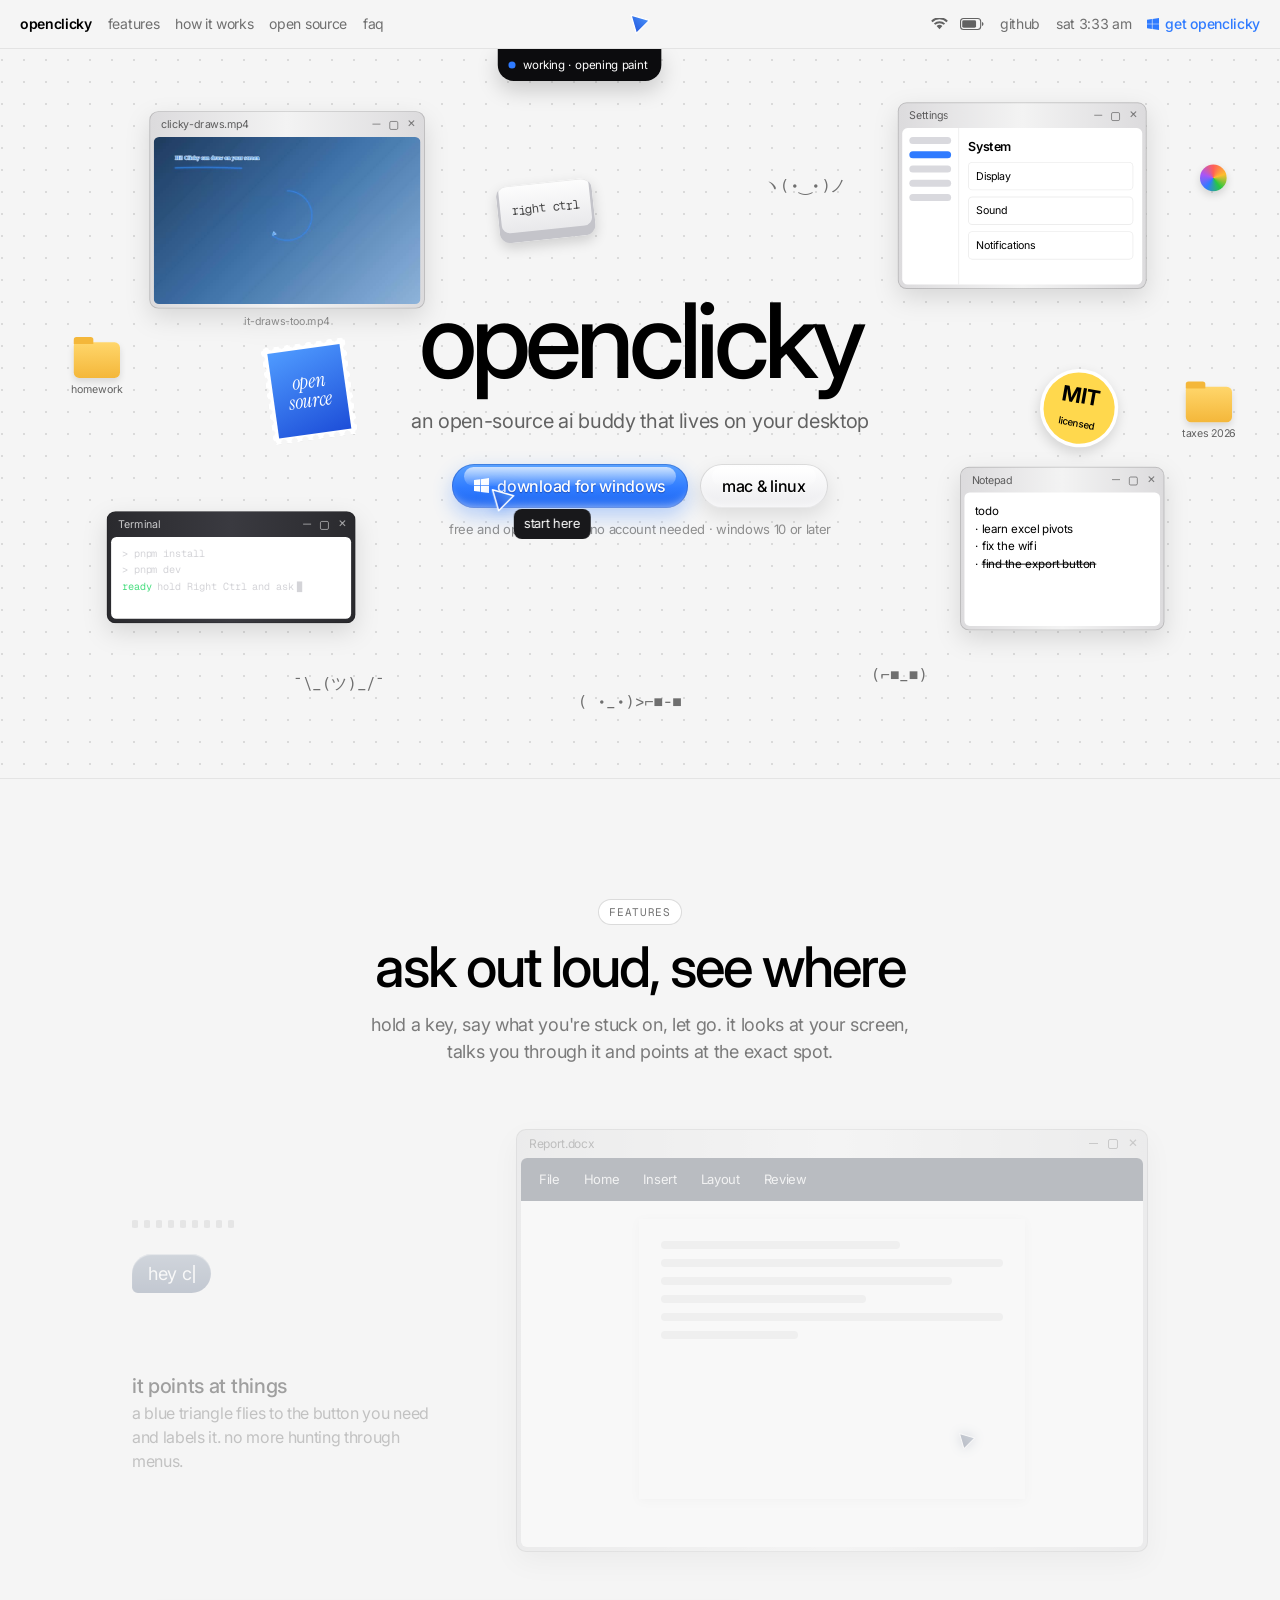
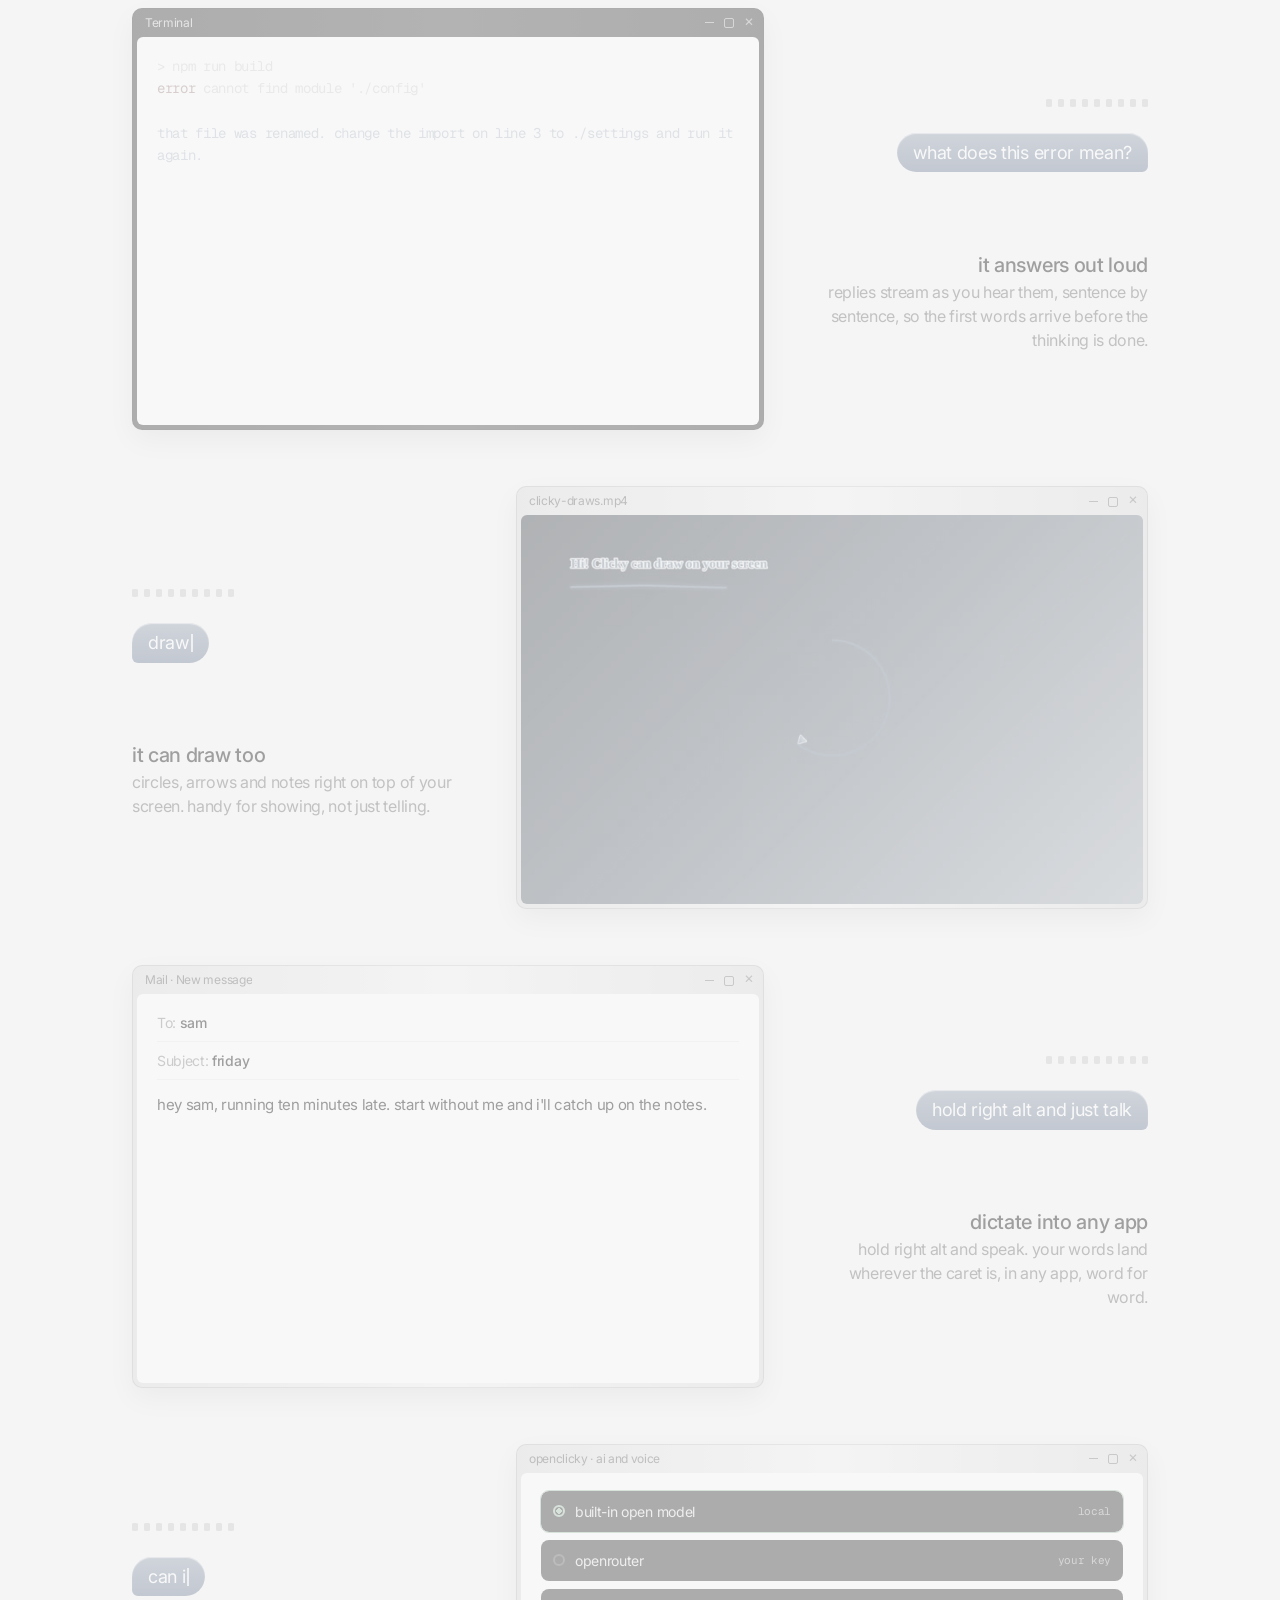
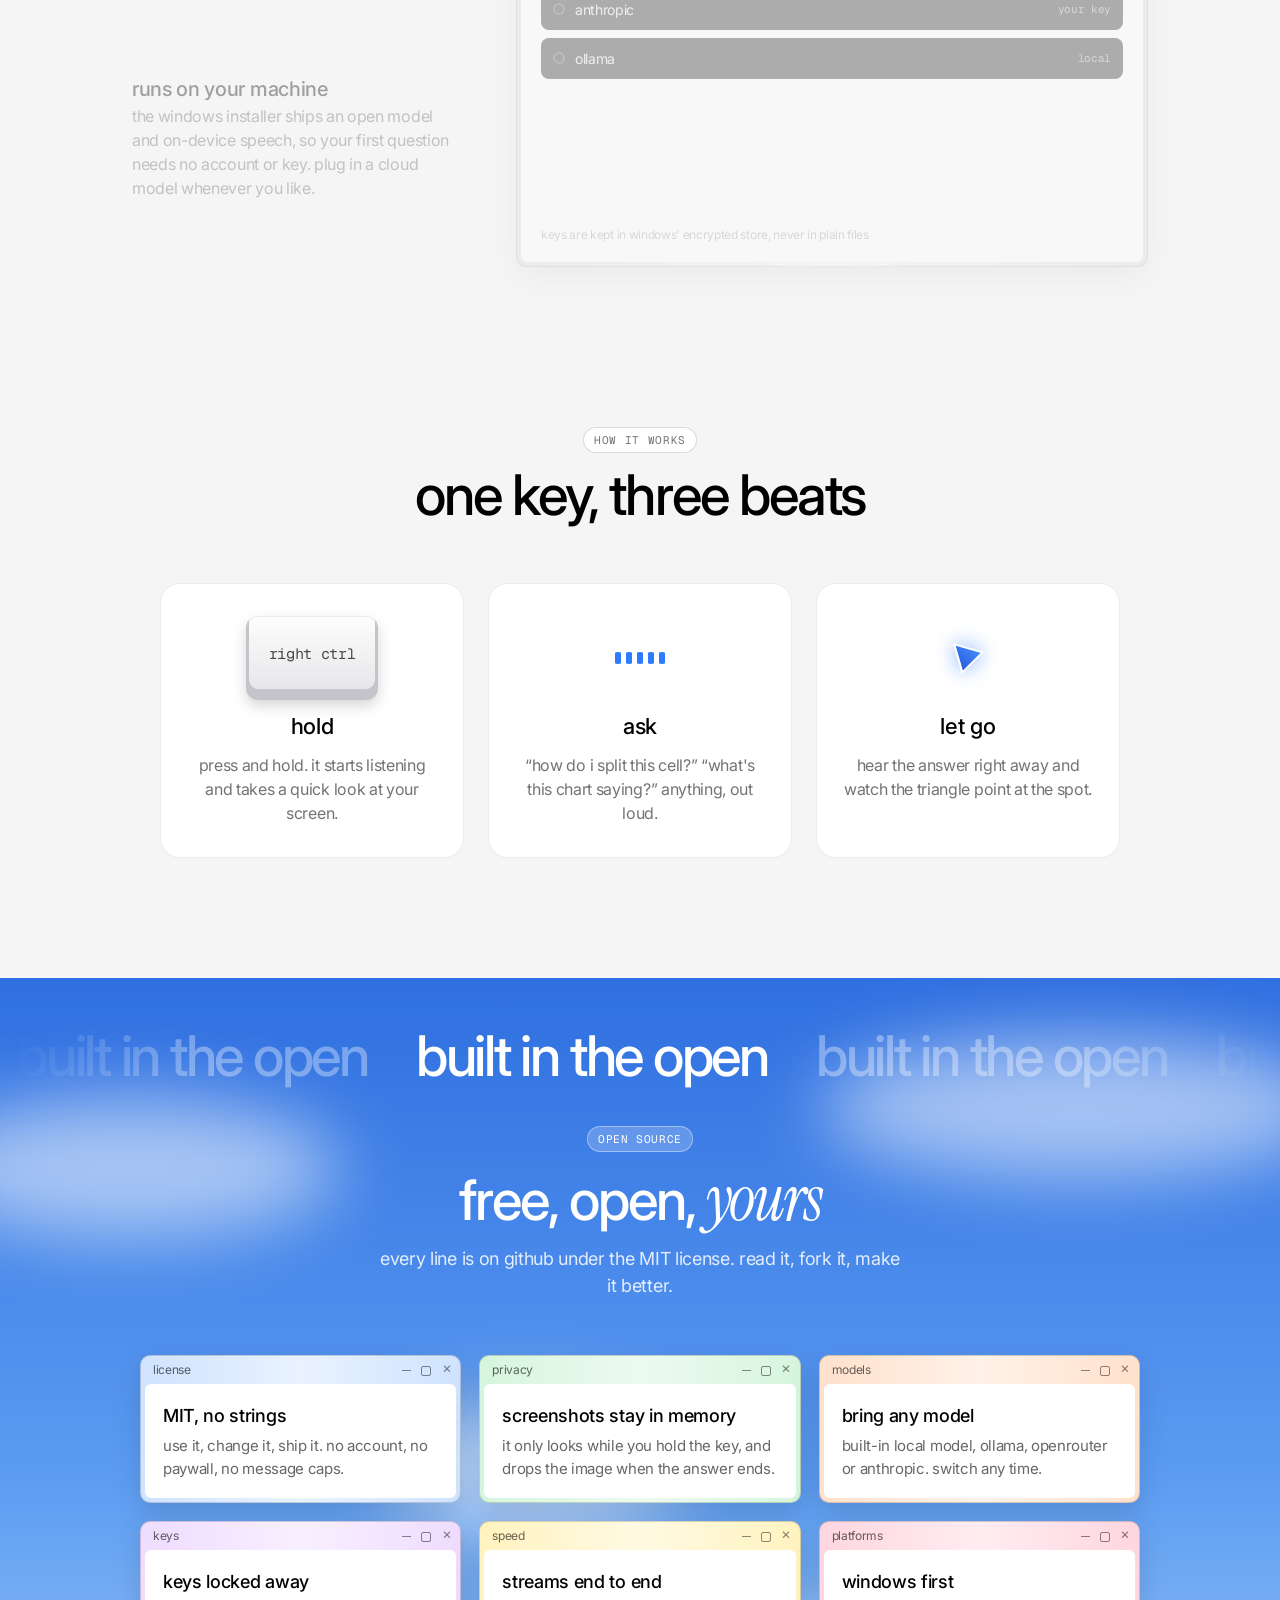
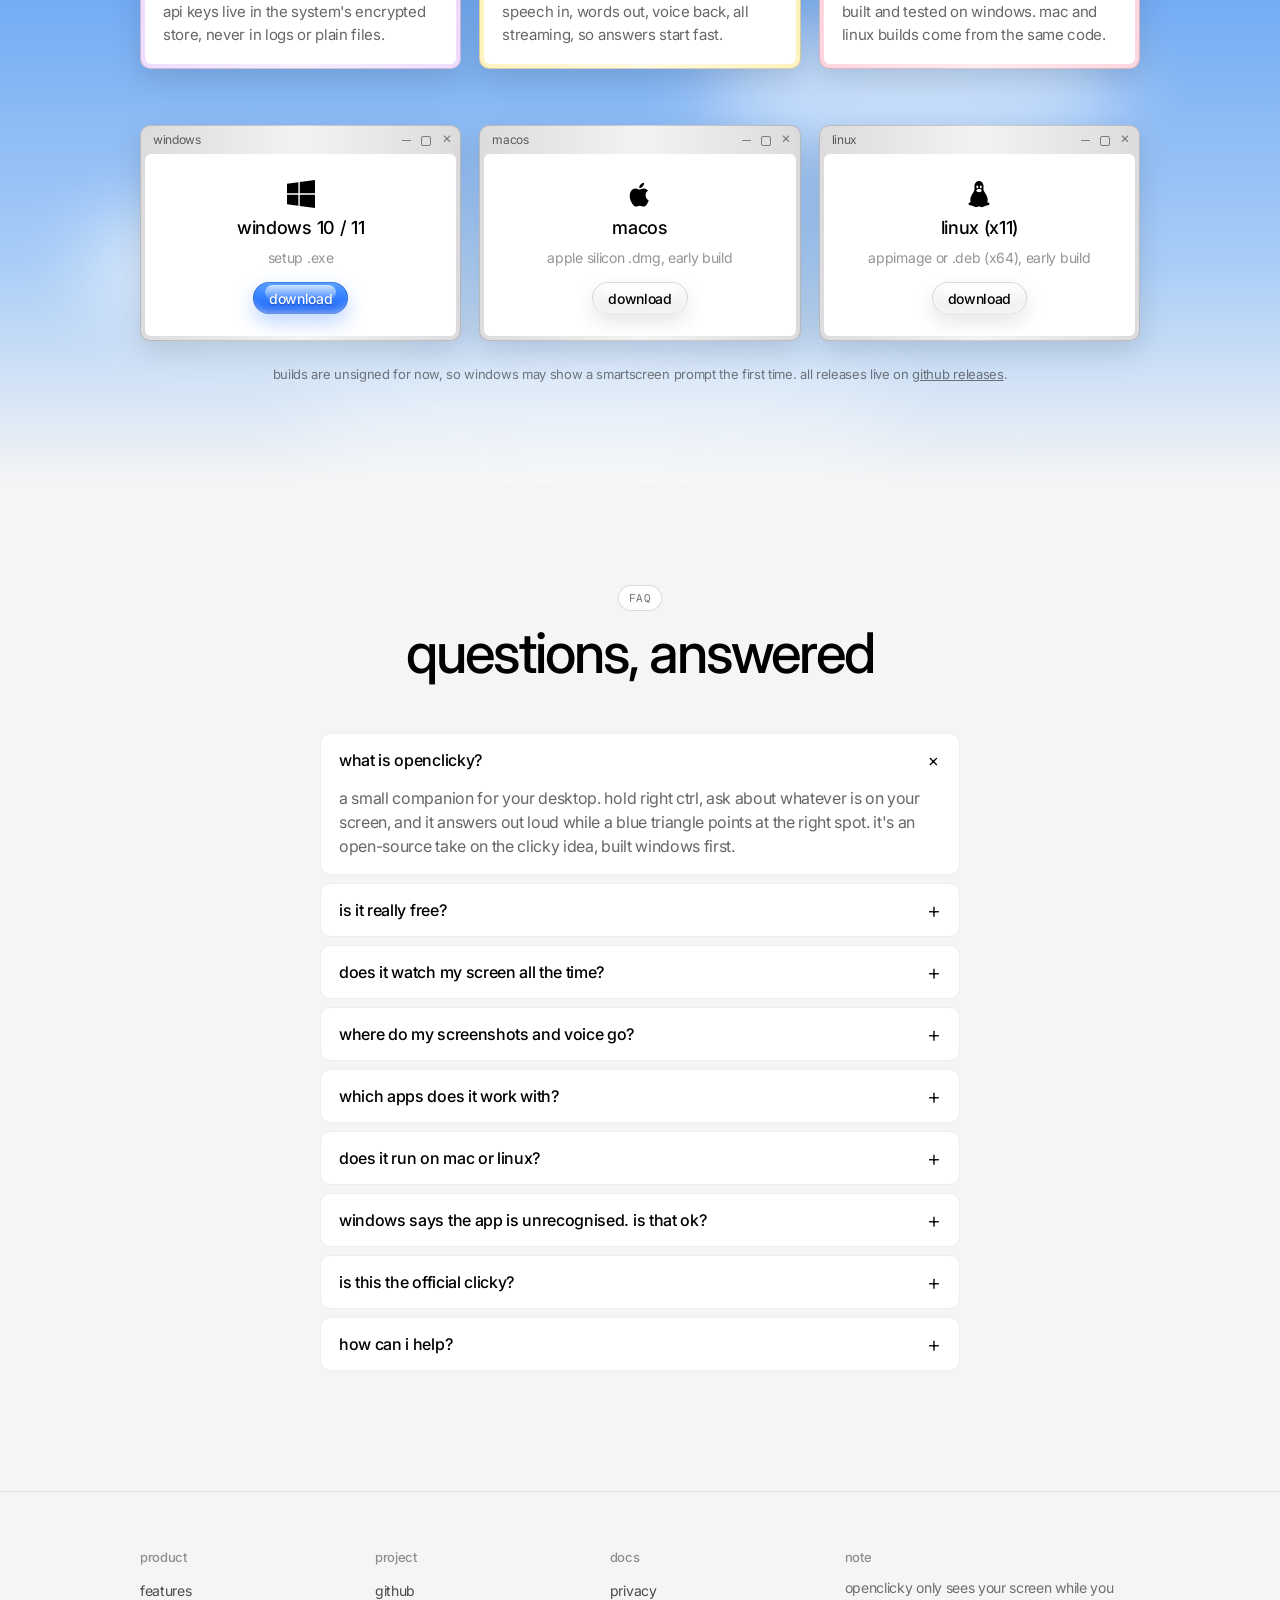
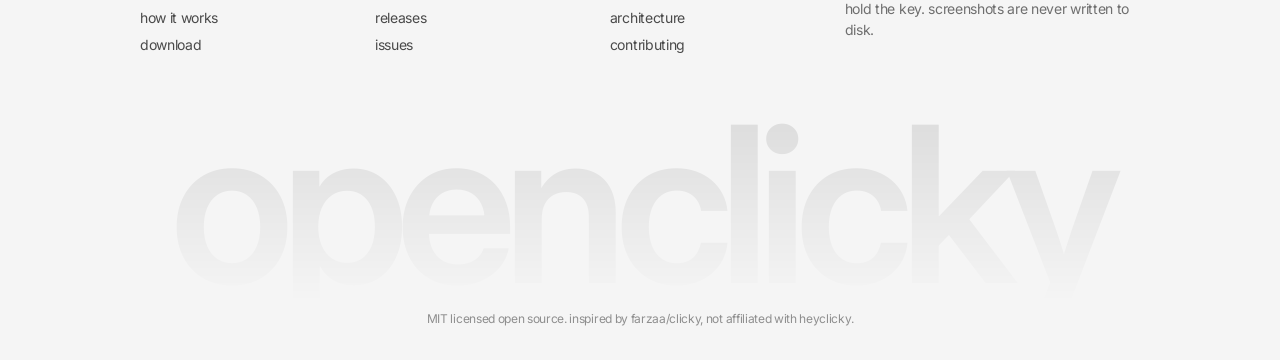
<file: apps/website/index.html>
<!doctype html>
<html lang="en">
  <head>
    <meta charset="utf-8" />
    <meta name="viewport" content="width=device-width, initial-scale=1" />
    <title>openclicky · an open-source ai buddy for your screen</title>
    <meta
      name="description"
      content="Hold a key, ask about anything on your screen, hear the answer and watch a little blue triangle point at it. Free and open source, Windows first."
    />
    <meta property="og:title" content="openclicky" />
    <meta property="og:description" content="An open-source AI buddy that lives on your desktop." />
    <meta property="og:image" content="assets/clicky-draws-poster.jpg" />
    <meta name="theme-color" content="#f5f5f5" />
    <link rel="icon" href="assets/favicon.svg" type="image/svg+xml" />
    <link rel="preconnect" href="https://fonts.googleapis.com" />
    <link rel="preconnect" href="https://fonts.gstatic.com" crossorigin />
    <link
      rel="stylesheet"
      href="https://fonts.googleapis.com/css2?family=Inter:wght@400;500;600;700&family=Instrument+Serif:ital@0;1&family=Geist+Mono:wght@400;500&display=swap"
    />
    <link rel="stylesheet" href="styles.css" />
    <script defer src="main.js"></script>
  </head>
  <body>
    <!-- The header is a desktop menu bar: app menus on the left, status items and a live clock on the right. -->
    <header class="menubar">
      <div class="menubar-row">
        <nav class="left menu-items" aria-label="Main">
          <a class="brand" href="#top">openclicky</a>
          <a href="#features">features</a>
          <a href="#how">how it works</a>
          <a href="#open">open source</a>
          <a href="#faq">faq</a>
        </nav>
        <a class="center-mark" href="#top" aria-label="openclicky home">
          <svg viewBox="0 0 32 32" width="26" height="26" aria-hidden="true"><use href="#tri" /></svg>
        </a>
        <div class="right menu-items">
          <span class="status hide-sm" aria-hidden="true">
            <svg viewBox="0 0 20 14" width="17" height="12">
              <path
                d="M10 13.2 6.6 9.4a5 5 0 0 1 6.8 0zM3.4 6.3a9.6 9.6 0 0 1 13.2 0l-1.6 1.7a7.3 7.3 0 0 0-10 0zM.2 3.1a14 14 0 0 1 19.6 0l-1.6 1.7a11.8 11.8 0 0 0-16.4 0z"
              />
            </svg>
            <svg viewBox="0 0 26 13" width="24" height="12">
              <rect
                x=".6"
                y=".6"
                width="21.8"
                height="11.8"
                rx="3.2"
                fill="none"
                stroke="currentColor"
                stroke-width="1.2"
              />
              <rect x="2.4" y="2.4" width="15" height="8.2" rx="1.6" />
              <path d="M23.8 4.4c1 .3 1.6 1.1 1.6 2.1s-.6 1.8-1.6 2.1z" />
            </svg>
          </span>
          <a class="hide-sm" href="https://github.com/priyansh19/OpenClicky" rel="noopener">github</a>
          <time class="clock hide-sm" data-clock>10:00 am</time>
          <a class="get" href="https://github.com/priyansh19/OpenClicky/releases/latest" rel="noopener">
            <svg viewBox="0 0 16 16" width="12" height="12" aria-hidden="true"><use href="#win" /></svg>
            get openclicky
          </a>
        </div>
      </div>
    </header>

    <main id="top">
      <!-- HERO: a desktop you can play with. Windows drag, stickers sit around, and the companion flies
           between things and labels them, the same way the app points at your screen. -->
      <section class="hero" aria-labelledby="hero-title">
        <div class="board-clip">
          <div class="board" data-board>
            <div class="win abs w-draw" style="--x: 168px; --y: 70px; --enter-delay: 0.12s" data-drag>
              <div class="bar"><span class="title">clicky-draws.mp4</span><span class="caps"></span></div>
              <div class="screen" style="width: 300px; height: 188px">
                <video
                  src="assets/clicky-draws.mp4"
                  poster="assets/clicky-draws-poster.jpg"
                  muted
                  loop
                  playsinline
                  preload="none"
                  data-lazy-video
                ></video>
              </div>
              <span class="win-label">it-draws-too.mp4</span>
            </div>

            <div class="win abs w-settings" style="--x: 1010px; --y: 60px; --enter-delay: 0.16s" data-drag>
              <div class="bar"><span class="title">Settings</span><span class="caps"></span></div>
              <div class="screen settings" style="width: 270px; height: 176px">
                <div class="set-side"><i></i><i class="on"></i><i></i><i></i><i></i></div>
                <div class="set-main">
                  <b>System</b>
                  <span class="set-row">Display</span>
                  <span class="set-row" data-target="the sound settings" id="t-sound">Sound</span>
                  <span class="set-row">Notifications</span>
                </div>
              </div>
            </div>

            <div class="win abs w-term hide-md" style="--x: 120px; --y: 520px; --enter-delay: 0.2s" data-drag>
              <div class="bar dark"><span class="title">Terminal</span><span class="caps"></span></div>
              <div class="screen term" style="width: 270px; height: 92px">
                <code
                  >&gt; pnpm install<br />&gt; pnpm dev<br /><span class="ok">ready</span> hold Right Ctrl and ask<span
                    class="caret"
                  ></span
                ></code>
              </div>
            </div>

            <div class="win abs w-notes hide-md" style="--x: 1080px; --y: 470px; --enter-delay: 0.24s" data-drag>
              <div class="bar"><span class="title">Notepad</span><span class="caps"></span></div>
              <div class="screen notes" style="width: 220px; height: 150px">
                <p>todo<br />· learn excel pivots<br />· fix the wifi<br />· <s>find the export button</s></p>
              </div>
            </div>

            <div class="notch abs hide-sm" style="--x: 560px; --y: 26px; --enter-delay: 0.3s">
              <span class="pulse"></span> working · opening paint
            </div>

            <div class="keycap abs" style="--x: 560px; --y: 150px; --enter-delay: 0.28s" data-drag>
              <span>right ctrl</span>
            </div>
            <div class="sticker mit abs hide-sm" style="--x: 1170px; --y: 360px; --enter-delay: 0.34s" data-drag>
              MIT<small>licensed</small>
            </div>
            <div class="sticker stamp abs hide-md" style="--x: 300px; --y: 330px; --enter-delay: 0.38s" data-drag>
              <span>open<br />source</span>
            </div>
            <div class="folder abs hide-sm" style="--x: 80px; --y: 330px; --enter-delay: 0.32s">
              <i></i><span>homework</span>
            </div>
            <div class="folder abs hide-md" style="--x: 1330px; --y: 380px; --enter-delay: 0.36s">
              <i></i><span>taxes 2026</span>
            </div>
            <span class="kao abs hide-sm" style="--x: 650px; --y: 720px; --enter-delay: 0.4s">( •_•)&gt;⌐■-■</span>
            <span class="kao abs hide-sm" style="--x: 860px; --y: 140px; --enter-delay: 0.42s">ヽ(•‿•)ノ</span>
            <span class="kao abs hide-md" style="--x: 980px; --y: 690px; --enter-delay: 0.44s">(⌐■_■)</span>
            <span class="kao abs hide-md" style="--x: 330px; --y: 700px; --enter-delay: 0.46s">¯\_(ツ)_/¯</span>
            <div
              class="spinner abs hide-md"
              style="--x: 1350px; --y: 130px; --enter-delay: 0.3s"
              aria-hidden="true"
            ></div>
          </div>
        </div>

        <div class="hero-copy">
          <h1 id="hero-title" class="wordmark">openclicky</h1>
          <p class="hero-sub">an open-source ai buddy that lives on your desktop</p>
          <div class="hero-cta">
            <a
              class="btn aqua"
              id="t-download"
              data-target="start here"
              href="https://github.com/priyansh19/OpenClicky/releases/latest"
              rel="noopener"
            >
              <svg viewBox="0 0 16 16" width="15" height="15" aria-hidden="true"><use href="#win" /></svg>
              download for windows
            </a>
            <a class="btn glass" href="#download">mac &amp; linux</a>
          </div>
          <p class="fine">free and open source · no account needed · windows 10 or later</p>
        </div>

        <!-- The companion. JS flies it between [data-target] elements; CSS alone keeps it bobbing if JS is off. -->
        <div class="buddy" data-buddy aria-hidden="true">
          <svg viewBox="0 0 32 32" width="30" height="30"><use href="#tri" /></svg>
          <span class="buddy-label" data-buddy-label></span>
        </div>
      </section>

      <!-- FEATURES: alternating rows. The row nearest the middle of the screen is lit, the rest fade back. -->
      <section class="feat" id="features" aria-labelledby="feat-title">
        <div class="sec-head">
          <span class="chip">features</span>
          <h2 id="feat-title">ask out loud, see where</h2>
          <p class="sec-sub">
            hold a key, say what you're stuck on, let go. it looks at your screen, talks you through it and points at
            the exact spot.
          </p>
        </div>

        <div class="feat-rows">
          <article class="feat-row" data-row>
            <div class="feat-side">
              <div class="wave" aria-hidden="true"><i></i><i></i><i></i><i></i><i></i><i></i><i></i><i></i><i></i></div>
              <p class="pill ask" data-typing="hey clicky, where do i export this as a pdf?"></p>
              <p class="pill reply">top left, under file</p>
              <div class="feat-copy">
                <h3>it points at things</h3>
                <p>a blue triangle flies to the button you need and labels it. no more hunting through menus.</p>
              </div>
            </div>
            <div class="win scene">
              <div class="bar"><span class="title">Report.docx</span><span class="caps"></span></div>
              <div class="screen app">
                <div class="ribbon">
                  <span class="rb" data-scene-target>File</span><span class="rb">Home</span
                  ><span class="rb">Insert</span><span class="rb">Layout</span><span class="rb">Review</span>
                </div>
                <div class="page">
                  <i style="width: 70%"></i><i></i><i style="width: 85%"></i><i style="width: 60%"></i><i></i
                  ><i style="width: 40%"></i>
                </div>
                <div class="scene-buddy" aria-hidden="true">
                  <svg viewBox="0 0 32 32" width="22" height="22"><use href="#tri" /></svg>
                  <span>file → export</span>
                </div>
              </div>
            </div>
          </article>

          <article class="feat-row flip" data-row>
            <div class="feat-side">
              <div class="wave" aria-hidden="true"><i></i><i></i><i></i><i></i><i></i><i></i><i></i><i></i><i></i></div>
              <p class="pill ask" data-typing="what does this error mean?"></p>
              <p class="pill reply">on it!</p>
              <div class="feat-copy">
                <h3>it answers out loud</h3>
                <p>
                  replies stream as you hear them, sentence by sentence, so the first words arrive before the thinking
                  is done.
                </p>
              </div>
            </div>
            <div class="win scene">
              <div class="bar dark"><span class="title">Terminal</span><span class="caps"></span></div>
              <div class="screen term big">
                <code
                  >&gt; npm run build<br /><span class="err">error</span> cannot find module './config'<br /><br /><span
                    class="say"
                    data-stream="that file was renamed. change the import on line 3 to ./settings and run it again."
                  ></span
                ></code>
              </div>
            </div>
          </article>

          <article class="feat-row" data-row>
            <div class="feat-side">
              <div class="wave" aria-hidden="true"><i></i><i></i><i></i><i></i><i></i><i></i><i></i><i></i><i></i></div>
              <p class="pill ask" data-typing="draw me a smiley and a star"></p>
              <p class="pill reply">drawing now</p>
              <div class="feat-copy">
                <h3>it can draw too</h3>
                <p>circles, arrows and notes right on top of your screen. handy for showing, not just telling.</p>
              </div>
            </div>
            <div class="win scene">
              <div class="bar"><span class="title">clicky-draws.mp4</span><span class="caps"></span></div>
              <div class="screen media">
                <video
                  src="assets/clicky-draws.mp4"
                  poster="assets/clicky-draws-poster.jpg"
                  muted
                  loop
                  playsinline
                  preload="none"
                  data-lazy-video
                ></video>
              </div>
            </div>
          </article>

          <article class="feat-row flip" data-row>
            <div class="feat-side">
              <div class="wave" aria-hidden="true"><i></i><i></i><i></i><i></i><i></i><i></i><i></i><i></i><i></i></div>
              <p class="pill ask" data-typing="hold right alt and just talk"></p>
              <p class="pill reply">typed it for you</p>
              <div class="feat-copy">
                <h3>dictate into any app</h3>
                <p>hold right alt and speak. your words land wherever the caret is, in any app, word for word.</p>
              </div>
            </div>
            <div class="win scene">
              <div class="bar"><span class="title">Mail · New message</span><span class="caps"></span></div>
              <div class="screen mail">
                <span class="field">To: <b>sam</b></span>
                <span class="field">Subject: <b>friday</b></span>
                <p
                  class="body"
                  data-stream="hey sam, running ten minutes late. start without me and i'll catch up on the notes."
                ></p>
              </div>
            </div>
          </article>

          <article class="feat-row" data-row>
            <div class="feat-side">
              <div class="wave quiet" aria-hidden="true">
                <i></i><i></i><i></i><i></i><i></i><i></i><i></i><i></i><i></i>
              </div>
              <p class="pill ask" data-typing="can it work offline?"></p>
              <p class="pill reply">yep, all local</p>
              <div class="feat-copy">
                <h3>runs on your machine</h3>
                <p>
                  the windows installer ships an open model and on-device speech, so your first question needs no
                  account or key. plug in a cloud model whenever you like.
                </p>
              </div>
            </div>
            <div class="win scene">
              <div class="bar"><span class="title">openclicky · ai and voice</span><span class="caps"></span></div>
              <div class="screen models">
                <label class="opt on"><span class="dot"></span>built-in open model <em>local</em></label>
                <label class="opt"><span class="dot"></span>openrouter <em>your key</em></label>
                <label class="opt"><span class="dot"></span>anthropic <em>your key</em></label>
                <label class="opt"><span class="dot"></span>ollama <em>local</em></label>
                <span class="hint">keys are kept in windows' encrypted store, never in plain files</span>
              </div>
            </div>
          </article>
        </div>
      </section>

      <!-- HOW: three keycaps. -->
      <section class="how" id="how" aria-labelledby="how-title">
        <div class="sec-head">
          <span class="chip">how it works</span>
          <h2 id="how-title">one key, three beats</h2>
        </div>
        <ol class="steps">
          <li>
            <span class="keycap big"><span>right ctrl</span></span>
            <h3>hold</h3>
            <p>press and hold. it starts listening and takes a quick look at your screen.</p>
          </li>
          <li>
            <span class="mic" aria-hidden="true"><i></i><i></i><i></i><i></i><i></i></span>
            <h3>ask</h3>
            <p>“how do i split this cell?” “what's this chart saying?” anything, out loud.</p>
          </li>
          <li>
            <span class="tri-demo" aria-hidden="true"
              ><svg viewBox="0 0 32 32" width="40" height="40"><use href="#tri" /></svg
            ></span>
            <h3>let go</h3>
            <p>hear the answer right away and watch the triangle point at the spot.</p>
          </li>
        </ol>
      </section>

      <!-- OPEN SOURCE: marquee heading over a hand-drawn sky, with promise cards styled as small windows. -->
      <section class="open" id="open" aria-labelledby="open-title">
        <div class="sky" aria-hidden="true"><i></i><i></i><i></i><i></i><i></i><i></i></div>
        <div class="marquee" aria-hidden="true">
          <div class="track">
            <span>built in the open</span><span>built in the open</span><span>built in the open</span
            ><span>built in the open</span><span>built in the open</span><span>built in the open</span>
          </div>
        </div>
        <div class="sec-head light">
          <span class="chip">open source</span>
          <h2 id="open-title">free, open, <em>yours</em></h2>
          <p class="sec-sub">every line is on github under the MIT license. read it, fork it, make it better.</p>
        </div>

        <div class="promise-grid">
          <div class="win card" style="--tint: #cfe3ff">
            <div class="bar"><span class="title">license</span><span class="caps"></span></div>
            <div class="screen">
              <h3>MIT, no strings</h3>
              <p>use it, change it, ship it. no account, no paywall, no message caps.</p>
            </div>
          </div>
          <div class="win card" style="--tint: #d6f5dd">
            <div class="bar"><span class="title">privacy</span><span class="caps"></span></div>
            <div class="screen">
              <h3>screenshots stay in memory</h3>
              <p>it only looks while you hold the key, and drops the image when the answer ends.</p>
            </div>
          </div>
          <div class="win card" style="--tint: #ffe1cc">
            <div class="bar"><span class="title">models</span><span class="caps"></span></div>
            <div class="screen">
              <h3>bring any model</h3>
              <p>built-in local model, ollama, openrouter or anthropic. switch any time.</p>
            </div>
          </div>
          <div class="win card" style="--tint: #efdcff">
            <div class="bar"><span class="title">keys</span><span class="caps"></span></div>
            <div class="screen">
              <h3>keys locked away</h3>
              <p>api keys live in the system's encrypted store, never in logs or plain files.</p>
            </div>
          </div>
          <div class="win card" style="--tint: #fff3bf">
            <div class="bar"><span class="title">speed</span><span class="caps"></span></div>
            <div class="screen">
              <h3>streams end to end</h3>
              <p>speech in, words out, voice back, all streaming, so answers start fast.</p>
            </div>
          </div>
          <div class="win card" style="--tint: #ffd6e0">
            <div class="bar"><span class="title">platforms</span><span class="caps"></span></div>
            <div class="screen">
              <h3>windows first</h3>
              <p>built and tested on windows. mac and linux builds come from the same code.</p>
            </div>
          </div>
        </div>

        <div class="download" id="download">
          <a class="dl win" href="https://github.com/priyansh19/OpenClicky/releases/latest" rel="noopener">
            <div class="bar"><span class="title">windows</span><span class="caps"></span></div>
            <div class="screen">
              <svg viewBox="0 0 16 16" width="28" height="28" aria-hidden="true"><use href="#win" /></svg
              ><b>windows 10 / 11</b><span>setup .exe</span><span class="btn aqua sm">download</span>
            </div>
          </a>
          <a class="dl win" href="https://github.com/priyansh19/OpenClicky/releases/latest" rel="noopener">
            <div class="bar"><span class="title">macos</span><span class="caps"></span></div>
            <div class="screen">
              <svg viewBox="0 0 16 16" width="28" height="28" aria-hidden="true"><use href="#apple" /></svg><b>macos</b
              ><span>apple silicon .dmg, early build</span><span class="btn glass sm">download</span>
            </div>
          </a>
          <a class="dl win" href="https://github.com/priyansh19/OpenClicky/releases/latest" rel="noopener">
            <div class="bar"><span class="title">linux</span><span class="caps"></span></div>
            <div class="screen">
              <svg viewBox="0 0 16 16" width="28" height="28" aria-hidden="true"><use href="#linux" /></svg
              ><b>linux (x11)</b><span>appimage or .deb (x64), early build</span
              ><span class="btn glass sm">download</span>
            </div>
          </a>
        </div>
        <p class="fine light">
          builds are unsigned for now, so windows may show a smartscreen prompt the first time. all releases live on
          <a href="https://github.com/priyansh19/OpenClicky/releases" rel="noopener">github releases</a>.
        </p>
      </section>

      <!-- FAQ -->
      <section class="faq" id="faq" aria-labelledby="faq-title">
        <div class="sec-head">
          <span class="chip">faq</span>
          <h2 id="faq-title">questions, answered</h2>
        </div>
        <div class="faq-list">
          <details open>
            <summary>what is openclicky?</summary>
            <p>
              a small companion for your desktop. hold right ctrl, ask about whatever is on your screen, and it answers
              out loud while a blue triangle points at the right spot. it's an open-source take on the clicky idea,
              built windows first.
            </p>
          </details>
          <details>
            <summary>is it really free?</summary>
            <p>
              yes. it's MIT licensed, and the windows installer includes a local model and voices, so it works without
              an account or an api key. the mac and linux builds start you on a cloud model with your own key for now.
              if you use a cloud key, you pay that provider directly.
            </p>
          </details>
          <details>
            <summary>does it watch my screen all the time?</summary>
            <p>
              no. it only captures while you're holding the key, shows that it's looking, and throws the screenshot away
              when the answer is done.
            </p>
          </details>
          <details>
            <summary>where do my screenshots and voice go?</summary>
            <p>
              with the built-in model, nowhere: everything runs on your computer. with a cloud model, the screenshot and
              your question go to the provider you picked. the privacy doc in the repo lists exactly what each provider
              receives.
            </p>
          </details>
          <details>
            <summary>which apps does it work with?</summary>
            <p>
              anything you can see. it reads the screen like you do, so it works with office apps, browsers, editors,
              games and settings pages alike.
            </p>
          </details>
          <details>
            <summary>does it run on mac or linux?</summary>
            <p>
              windows is the main target and the best tested. mac and linux (x11) builds come from the same code and are
              published with each release as early builds.
            </p>
          </details>
          <details>
            <summary>windows says the app is unrecognised. is that ok?</summary>
            <p>
              the builds aren't code-signed yet, so smartscreen warns on first launch. choose “more info”, then “run
              anyway”. you can also build it yourself from source.
            </p>
          </details>
          <details>
            <summary>is this the official clicky?</summary>
            <p>
              no. openclicky is an independent open-source project inspired by farzaa/clicky. it isn't affiliated with
              heyclicky.
            </p>
          </details>
          <details>
            <summary>how can i help?</summary>
            <p>
              try it, file issues, or send a pull request. the repo's agents guide explains the layout and the commands.
            </p>
          </details>
        </div>
      </section>
    </main>

    <footer class="footer">
      <div class="foot-cols">
        <div>
          <h4>product</h4>
          <a href="#features">features</a><a href="#how">how it works</a><a href="#download">download</a>
        </div>
        <div>
          <h4>project</h4>
          <a href="https://github.com/priyansh19/OpenClicky" rel="noopener">github</a>
          <a href="https://github.com/priyansh19/OpenClicky/releases" rel="noopener">releases</a>
          <a href="https://github.com/priyansh19/OpenClicky/issues" rel="noopener">issues</a>
        </div>
        <div>
          <h4>docs</h4>
          <a href="https://github.com/priyansh19/OpenClicky/blob/master/docs/privacy.md" rel="noopener">privacy</a>
          <a href="https://github.com/priyansh19/OpenClicky/blob/master/docs/architecture.md" rel="noopener"
            >architecture</a
          >
          <a href="https://github.com/priyansh19/OpenClicky/blob/master/AGENTS.md" rel="noopener">contributing</a>
        </div>
        <div class="foot-note">
          <h4>note</h4>
          <p>openclicky only sees your screen while you hold the key. screenshots are never written to disk.</p>
        </div>
      </div>
      <div class="foot-mark" aria-hidden="true">openclicky</div>
      <p class="foot-legal">MIT licensed open source. inspired by farzaa/clicky, not affiliated with heyclicky.</p>
    </footer>

    <!-- Shared icons. -->
    <svg width="0" height="0" style="position: absolute" aria-hidden="true">
      <defs>
        <linearGradient id="tri-fill" x1="0" y1="1" x2="1" y2="0">
          <stop offset="0" stop-color="#1d4ed8" />
          <stop offset="1" stop-color="#4f9bff" />
        </linearGradient>
        <!-- Equilateral triangle with softly rounded corners, tip up-left, like the app's cursor. -->
        <symbol id="tri" viewBox="0 0 32 32">
          <path
            d="M5 5 27.5 11.5 11.5 27.5z"
            fill="url(#tri-fill)"
            stroke="#fff"
            stroke-width="1.6"
            stroke-linejoin="round"
          />
        </symbol>
        <symbol id="win" viewBox="0 0 16 16">
          <path
            fill="currentColor"
            d="M0 2.2 6.5 1.3v6.3H0zM7.3 1.2 16 0v7.6H7.3zM0 8.4h6.5v6.3L0 13.8zM7.3 8.4H16V16l-8.7-1.2z"
          />
        </symbol>
        <symbol id="apple" viewBox="0 0 16 16">
          <path
            fill="currentColor"
            d="M11.2 8.5c0-1.6 1.3-2.4 1.4-2.4-.8-1.1-2-1.3-2.4-1.3-1-.1-2 .6-2.5.6s-1.3-.6-2.2-.6C4.4 4.8 3.3 5.5 2.7 6.6c-1.2 2.1-.3 5.2.9 6.9.6.8 1.2 1.7 2.1 1.7.8 0 1.2-.5 2.2-.5s1.3.5 2.2.5 1.5-.9 2-1.7c.6-.9.9-1.8.9-1.9 0 0-1.8-.7-1.8-3.1M9.6 3.6c.5-.6.8-1.3.7-2.1-.7 0-1.5.5-2 1.1-.4.5-.8 1.3-.7 2 .8.1 1.5-.4 2-1"
          />
        </symbol>
        <symbol id="linux" viewBox="0 0 16 16">
          <path
            fill="currentColor"
            d="M8 .5C6.3.5 5.4 2 5.4 3.8c0 1 .2 1.7-.3 2.6C4.3 7.8 3 9.4 3 11.3c0 .5.1.9.3 1.3-.6.3-1.3.5-1.3 1.1 0 .8 1.3.7 2.3 1 .9.3 1.4.8 2.1.8.6 0 .9-.3 1.6-.3s1 .3 1.6.3c.7 0 1.2-.5 2.1-.8 1-.3 2.3-.2 2.3-1 0-.6-.7-.8-1.3-1.1.2-.4.3-.8.3-1.3 0-1.9-1.3-3.5-2.1-4.9-.5-.9-.3-1.6-.3-2.6C10.6 2 9.7.5 8 .5m-1 2.6c.4 0 .6.4.6.9s-.2.8-.5.8-.6-.4-.6-.9.2-.8.5-.8m2 0c.3 0 .6.3.6.8s-.3.9-.6.9-.5-.3-.5-.8.2-.9.5-.9M8 5.2c.7 0 1.6.4 1.6.8S8.7 7 8 7s-1.6-.6-1.6-1 .9-.8 1.6-.8"
          />
        </symbol>
      </defs>
    </svg>
  </body>
</html>
</file>
<file: apps/website/styles.css>
/* openclicky website. Plain CSS, no build step.
   Layout ideas reverse engineered from the official Clicky site (see docs/website-teardown.md):
   a desktop-like menu bar, a fixed 1440px "artboard" hero scaled to the viewport, faux app windows,
   lowercase copy, glossy pill buttons and staggered entrance animations. Art and wording are our own. */

:root {
  --bg: #f5f5f5;
  --ink: #000;
  --ink-2: rgb(0 0 0 / 0.6);
  --ink-3: rgb(0 0 0 / 0.42);
  --line: rgb(0 0 0 / 0.07);
  --blue: #2f7bff;
  --blue-deep: #1d4ed8;
  --card: #fff;
  --sans: 'Inter', -apple-system, 'Segoe UI', system-ui, sans-serif;
  --serif: 'Instrument Serif', Georgia, serif;
  --mono: 'Geist Mono', ui-monospace, Consolas, monospace;
  --z: 1; /* hero artboard scale, set by main.js */
  --ease: cubic-bezier(0.2, 0.8, 0.2, 1);
  color-scheme: light;
}

* {
  box-sizing: border-box;
}
html {
  scroll-behavior: smooth;
  -webkit-text-size-adjust: 100%;
}
body {
  margin: 0;
  background: var(--bg);
  color: var(--ink);
  font-family: var(--sans);
  font-size: 16px;
  line-height: 1.5;
  letter-spacing: -0.02em;
  -webkit-font-smoothing: antialiased;
  overflow-x: hidden;
}
a {
  color: inherit;
  text-decoration: none;
}
h1,
h2,
h3,
h4,
p {
  margin: 0;
}
:focus-visible {
  outline: 2px solid var(--blue);
  outline-offset: 2px;
  border-radius: 6px;
}

/* ---------- menu bar ---------- */
.menubar {
  position: sticky;
  top: 0;
  z-index: 200;
  background: rgb(245 245 245 / 0.86);
  backdrop-filter: saturate(1.6) blur(14px);
  -webkit-backdrop-filter: saturate(1.6) blur(14px);
  border-bottom: 1px solid var(--line);
  padding: 0 20px;
}
.menubar-row {
  display: flex;
  align-items: center;
  gap: 16px;
  height: 48px;
}
.menubar .left,
.menubar .right {
  flex: 1;
  display: flex;
  align-items: center;
}
.menubar .right {
  justify-content: flex-end;
}
.menu-items {
  gap: 16px;
  font-size: 14px;
  line-height: 1;
  color: rgb(0 0 0 / 0.55);
  user-select: none;
}
.menu-items a:hover {
  color: var(--ink);
}
.menu-items .brand {
  color: var(--ink);
  font-weight: 600;
}
.center-mark {
  display: grid;
  place-items: center;
  transition: transform 0.3s var(--ease);
}
.center-mark:hover {
  transform: rotate(-12deg) scale(1.1);
}
.status {
  display: flex;
  gap: 12px;
  align-items: center;
  color: rgb(0 0 0 / 0.6);
  fill: currentColor;
}
.clock {
  font-variant-numeric: tabular-nums;
}
.menubar .get {
  color: var(--blue);
  font-weight: 500;
  display: inline-flex;
  align-items: center;
  gap: 6px;
}

/* ---------- hero ---------- */
.hero {
  position: relative;
  min-height: max(620px, calc(820px * var(--z)));
  display: grid;
  place-items: center;
  overflow: hidden;
  background-image: radial-gradient(rgb(0 0 0 / 0.11) 1px, transparent 1.2px);
  background-size: 22px 22px;
  background-position: center top;
}
.board-clip {
  position: absolute;
  inset: 0;
  pointer-events: none;
}
.board {
  position: absolute;
  left: 50%;
  top: 0;
  width: 1440px;
  height: 820px;
  transform: translateX(-50%) scale(var(--z));
  transform-origin: top center;
}
.board > * {
  pointer-events: auto;
}
.abs {
  position: absolute;
  left: var(--x);
  top: var(--y);
  animation: hero-in 0.5s var(--ease) var(--enter-delay, 0.1s) backwards;
}
@keyframes hero-in {
  from {
    opacity: 0;
    translate: 0 10px;
  }
}
[data-drag] {
  cursor: grab;
  touch-action: none;
  user-select: none;
}
[data-drag].dragging {
  cursor: grabbing;
  filter: drop-shadow(0 18px 22px rgb(0 0 0 / 0.18));
}

.hero-copy {
  position: relative;
  z-index: 50;
  text-align: center;
  padding: 40px 16px;
  pointer-events: none;
}
.hero-copy a {
  pointer-events: auto;
}
.wordmark {
  font-size: clamp(56px, 9vw, 104px);
  font-weight: 500;
  letter-spacing: -0.055em;
  line-height: 1;
  animation: hero-in 0.6s var(--ease) 0.05s backwards;
}
.hero-sub {
  margin-top: 14px;
  font-size: clamp(17px, 1.6vw, 20px);
  color: var(--ink-2);
  animation: hero-in 0.6s var(--ease) 0.12s backwards;
}
.hero-cta {
  margin-top: 28px;
  display: flex;
  gap: 12px;
  justify-content: center;
  flex-wrap: wrap;
  animation: hero-in 0.6s var(--ease) 0.2s backwards;
}
.fine {
  margin-top: 12px;
  font-size: 13px;
  color: var(--ink-3);
}
.hero .fine {
  animation: hero-in 0.6s var(--ease) 0.26s backwards;
}

/* glossy pill buttons, an "aqua" primary and a frosted secondary */
.btn {
  position: relative;
  display: inline-flex;
  align-items: center;
  gap: 8px;
  height: 44px;
  padding: 0 22px;
  border-radius: 999px;
  font-size: 16px;
  font-weight: 500;
  white-space: nowrap;
  isolation: isolate;
  transition:
    transform 0.15s var(--ease),
    filter 0.15s;
}
.btn::after {
  /* the gloss highlight across the top half */
  content: '';
  position: absolute;
  z-index: -1;
  left: 12px;
  right: 12px;
  top: 3px;
  height: 45%;
  border-radius: 999px;
  background: linear-gradient(rgb(255 255 255 / 0.85), rgb(255 255 255 / 0.05));
}
.btn:hover {
  transform: translateY(-1px);
  filter: brightness(1.04);
}
.btn:active {
  transform: translateY(1px) scale(0.98);
}
.btn.aqua {
  color: #fff;
  text-shadow: 0 1px 1px rgb(0 0 60 / 0.35);
  background: linear-gradient(#5aa2ff, #2f7bff 55%, #1f66ef);
  box-shadow:
    0 8px 20px rgb(47 123 255 / 0.32),
    inset 0 -10px 8px -8px rgb(255 255 255 / 0.55),
    inset 0 0 0 1px rgb(0 40 140 / 0.28);
}
.btn.aqua::after {
  background: linear-gradient(rgb(255 255 255 / 0.7), rgb(255 255 255 / 0.05));
}
.btn.glass {
  color: var(--ink);
  text-shadow: 0 1px 1px rgb(255 255 255 / 0.8);
  background: linear-gradient(#fff, #ececef);
  box-shadow:
    0 8px 20px rgb(0 0 0 / 0.1),
    inset 0 -10px 8px -8px rgb(255 255 255 / 0.9),
    inset 0 0 0 1px rgb(0 0 0 / 0.14);
}
.btn.sm {
  height: 32px;
  padding: 0 16px;
  font-size: 14px;
}

/* ---------- faux windows (Windows 11-ish caption buttons, soft chrome) ---------- */
.win {
  display: inline-flex;
  flex-direction: column;
  padding: 4px;
  border-radius: 10px;
  background: linear-gradient(90deg, #dcdbdd, #f3f3f3 50%, #dcdbdd);
  border: 1px solid rgb(0 0 0 / 0.16);
  filter: drop-shadow(0 10px 14px rgb(0 0 0 / 0.12));
}
.win .bar {
  display: flex;
  align-items: center;
  justify-content: space-between;
  height: 24px;
  padding: 0 4px 4px 8px;
  font-size: 12px;
  color: rgb(0 0 0 / 0.6);
}
.win .bar.dark {
  color: rgb(255 255 255 / 0.75);
}
.win:has(.bar.dark) {
  background: linear-gradient(90deg, #2a2a2e, #3a3a40 50%, #2a2a2e);
}
.win .title {
  overflow: hidden;
  text-overflow: ellipsis;
  white-space: nowrap;
}
.win .caps {
  /* minimise, maximise, close drawn as one strip */
  width: 52px;
  height: 10px;
  flex: none;
  background: linear-gradient(currentColor, currentColor) 2px 50% / 9px 1.2px no-repeat;
  position: relative;
  opacity: 0.75;
}
.win .caps::before {
  content: '';
  position: absolute;
  left: 21px;
  top: 0.5px;
  width: 8px;
  height: 8px;
  border: 1.2px solid currentColor;
  border-radius: 2px;
}
.win .caps::after {
  content: '×';
  position: absolute;
  right: 1px;
  top: -5px;
  font-size: 15px;
  line-height: 1;
}
.win .screen {
  position: relative;
  overflow: hidden;
  border-radius: 6px;
  background: #fff;
}
.win .screen > video,
.win .screen > img {
  display: block;
  width: 100%;
  height: 100%;
  object-fit: cover;
}
.win-label {
  position: absolute;
  top: calc(100% + 6px);
  left: 0;
  right: 0;
  text-align: center;
  font-size: 12px;
  color: var(--ink-3);
}

/* hero scene contents */
.settings {
  display: flex;
  background: #f3f3f3;
}
.set-side {
  width: 64px;
  padding: 10px 8px;
  display: flex;
  flex-direction: column;
  gap: 8px;
  border-right: 1px solid var(--line);
}
.set-side i {
  height: 8px;
  border-radius: 4px;
  background: #d9d9de;
}
.set-side i.on {
  background: var(--blue);
}
.set-main {
  flex: 1;
  padding: 10px;
  display: flex;
  flex-direction: column;
  gap: 7px;
  font-size: 12px;
}
.set-main b {
  font-size: 14px;
  font-weight: 600;
}
.set-row {
  padding: 6px 8px;
  background: #fff;
  border-radius: 5px;
  border: 1px solid var(--line);
}
.term {
  background: #18181b;
  color: #d4d4d8;
  padding: 10px 12px;
  font-family: var(--mono);
  font-size: 11.5px;
  line-height: 1.6;
}
.term code {
  font-family: inherit;
}
.term .ok {
  color: #4ade80;
}
.term .err {
  color: #f87171;
}
.term .say {
  color: #93c5fd;
}
.caret {
  display: inline-block;
  width: 6px;
  height: 12px;
  margin-left: 3px;
  vertical-align: -2px;
  background: currentColor;
  animation: caretblink 1s step-end infinite;
}
@keyframes caretblink {
  50% {
    opacity: 0;
  }
}
.notes {
  background: #fffdf3;
  padding: 10px 12px;
  font-size: 13px;
  line-height: 1.55;
}
.notch {
  padding: 8px 16px 8px 12px;
  border-radius: 0 0 18px 18px;
  background: #0c0c0e;
  color: #fff;
  font-size: 13px;
  display: flex;
  align-items: center;
  gap: 8px;
  box-shadow: 0 10px 24px rgb(0 0 0 / 0.18);
  top: 0;
}
.pulse {
  width: 8px;
  height: 8px;
  border-radius: 50%;
  background: var(--blue);
  box-shadow: 0 0 0 0 rgb(47 123 255 / 0.6);
  animation: pulse 1.6s infinite;
}
@keyframes pulse {
  70% {
    box-shadow: 0 0 0 8px rgb(47 123 255 / 0);
  }
}

.keycap {
  display: inline-grid;
  place-items: center;
  min-width: 108px;
  height: 64px;
  padding: 0 14px 8px;
  border-radius: 12px;
  background: linear-gradient(#fdfdfd, #e4e4e7);
  box-shadow:
    inset 0 -8px 0 3px #c4c4ca,
    0 6px 14px rgb(0 0 0 / 0.16),
    inset 0 0 0 1px rgb(0 0 0 / 0.08);
  font-family: var(--mono);
  font-size: 14px;
  color: rgb(0 0 0 / 0.7);
  rotate: -6deg;
}
.keycap.big {
  rotate: 0deg;
  min-width: 132px;
  height: 76px;
  font-size: 15px;
}
.sticker {
  display: grid;
  place-items: center;
  text-align: center;
  font-weight: 700;
  line-height: 1;
  box-shadow: 0 6px 14px rgb(0 0 0 / 0.14);
}
.sticker.mit {
  width: 88px;
  height: 88px;
  border-radius: 50%;
  background: #ffd84d;
  border: 4px solid #fff;
  font-size: 24px;
  rotate: 10deg;
}
.sticker.mit small {
  display: block;
  font-size: 11px;
  font-weight: 500;
  margin-top: -18px;
}
.sticker.stamp {
  width: 96px;
  height: 110px;
  background: #fff;
  padding: 7px;
  rotate: -8deg;
  /* perforated postage-stamp edge: holes only in the padding ring, the middle stays solid */
  -webkit-mask:
    linear-gradient(#000 0 0) content-box,
    radial-gradient(circle 3.5px, transparent 96%, #000) -6px -6px / 12px 12px;
  mask:
    linear-gradient(#000 0 0) content-box,
    radial-gradient(circle 3.5px, transparent 96%, #000) -6px -6px / 12px 12px;
}
.sticker.stamp span {
  display: grid;
  place-items: center;
  width: 100%;
  height: 100%;
  background: linear-gradient(160deg, #4f9bff, #1d4ed8);
  color: #fff;
  font-family: var(--serif);
  font-style: italic;
  font-weight: 400;
  font-size: 22px;
}
.folder {
  display: flex;
  flex-direction: column;
  align-items: center;
  gap: 4px;
  font-size: 12px;
  color: var(--ink-2);
}
.folder i {
  width: 52px;
  height: 40px;
  border-radius: 4px 6px 6px 6px;
  background: linear-gradient(#ffd66b, #f4b73a);
  position: relative;
  box-shadow: 0 4px 8px rgb(0 0 0 / 0.12);
}
.folder i::before {
  content: '';
  position: absolute;
  left: 0;
  top: -6px;
  width: 22px;
  height: 8px;
  border-radius: 3px 3px 0 0;
  background: #f4b73a;
}
.kao {
  font-family: var(--mono);
  font-size: 18px;
  color: rgb(0 0 0 / 0.55);
  white-space: nowrap;
}
.spinner {
  width: 30px;
  height: 30px;
  border-radius: 50%;
  background: conic-gradient(#ff5f57, #febc2e, #28c840, #2f7bff, #a855f7, #ff5f57);
  box-shadow: 0 4px 10px rgb(0 0 0 / 0.15);
}
.spinner:hover {
  animation: spin 0.8s linear infinite;
}
@keyframes spin {
  to {
    rotate: 360deg;
  }
}

/* the companion that flies around the hero */
.buddy {
  position: absolute;
  left: 0;
  top: 0;
  z-index: 80;
  pointer-events: none;
  will-change: transform;
  transform: translate(-100px, -100px);
}
.buddy svg {
  display: block;
  filter: drop-shadow(0 0 8px rgb(47 123 255 / 0.65));
}
.buddy-label {
  position: absolute;
  left: 26px;
  top: 24px;
  padding: 5px 10px;
  border-radius: 8px;
  background: #18181b;
  color: #fff;
  font-size: 13px;
  white-space: nowrap;
  opacity: 0;
  transform: translateY(4px);
  transition:
    opacity 0.2s,
    transform 0.2s;
}
.buddy-label.show {
  opacity: 1;
  transform: none;
}

/* ---------- section scaffolding ---------- */
section {
  scroll-margin-top: 56px;
}
.sec-head {
  display: flex;
  flex-direction: column;
  align-items: center;
  text-align: center;
  gap: 12px;
  padding: 0 16px;
}
.sec-head h2 {
  font-size: clamp(36px, 5vw, 56px);
  font-weight: 500;
  letter-spacing: -0.035em;
  line-height: 1.1;
  text-wrap: balance;
}
.sec-head h2 em,
.open h2 em {
  font-family: var(--serif);
  font-weight: 400;
  font-size: 1.12em;
}
.sec-sub {
  max-width: 540px;
  font-size: 18px;
  color: rgb(0 0 0 / 0.5);
  text-wrap: pretty;
}
.chip {
  font-family: var(--mono);
  font-size: 11px;
  text-transform: uppercase;
  letter-spacing: 0.06em;
  padding: 4px 10px;
  border-radius: 999px;
  border: 1px solid rgb(0 0 0 / 0.14);
  background: #fff;
  color: rgb(0 0 0 / 0.55);
}

/* ---------- features ---------- */
.feat {
  padding: 120px 0 80px;
  border-top: 1px solid var(--line);
}
.feat-rows {
  display: flex;
  flex-direction: column;
  gap: 56px;
  max-width: 1080px;
  margin: 64px auto 0;
  padding: 0 32px;
}
.feat-row {
  display: grid;
  grid-template-columns: 320px 1fr;
  gap: 64px;
  align-items: center;
  opacity: 0.35;
  filter: saturate(0.2);
  transition:
    opacity 0.5s var(--ease),
    filter 0.5s var(--ease);
}
.feat-row.flip {
  grid-template-columns: 1fr 320px;
}
.feat-row.flip .feat-side {
  order: 2;
  align-items: flex-end;
  text-align: right;
}
.feat-row.active {
  opacity: 1;
  filter: none;
}
.feat-side {
  display: flex;
  flex-direction: column;
  gap: 14px;
  align-items: flex-start;
}
.wave {
  display: flex;
  gap: 6px;
  align-items: center;
  height: 32px;
}
.wave i {
  width: 6px;
  height: 100%;
  border-radius: 3px;
  background: var(--blue);
  transform: scaleY(0.25);
}
.active .wave i {
  animation: eq 0.9s ease-in-out infinite;
}
.wave i:nth-child(2n) {
  animation-delay: -0.3s !important;
}
.wave i:nth-child(3n) {
  animation-delay: -0.55s !important;
}
.wave i:nth-child(5n) {
  animation-delay: -0.15s !important;
}
.wave.quiet i,
.feat-row:not(.active) .wave i {
  background: #c8c8cc;
}
@keyframes eq {
  50% {
    transform: scaleY(1);
  }
}
.pill {
  position: relative;
  padding: 8px 16px;
  border-radius: 20px;
  font-size: 18px;
  line-height: 1.3;
  max-width: 300px;
  min-height: 39px;
}
.pill.ask {
  color: #fff;
  background: linear-gradient(#5aa2ff, #2f7bff);
  box-shadow: inset 0 1px 1px rgb(255 255 255 / 0.6);
  border-bottom-left-radius: 6px;
}
.flip .pill.ask {
  border-bottom-left-radius: 20px;
  border-bottom-right-radius: 6px;
}
.pill.ask.typing::after {
  content: '';
  display: inline-block;
  width: 2px;
  height: 18px;
  margin-left: 2px;
  vertical-align: -3px;
  background: rgb(255 255 255 / 0.8);
  animation: caretblink 0.8s step-end infinite;
}
.pill.reply {
  background: #fff;
  border: 1px solid rgb(0 0 0 / 0.1);
  box-shadow: 0 4px 10px rgb(0 0 0 / 0.06);
  opacity: 0;
  transform: translateY(6px);
  transition:
    opacity 0.3s,
    transform 0.3s var(--ease);
}
.pill.reply.show {
  opacity: 1;
  transform: none;
}
.feat-copy {
  margin-top: 8px;
}
.feat-copy h3 {
  font-size: 20px;
  font-weight: 500;
}
.feat-copy p {
  color: rgb(0 0 0 / 0.6);
}
.scene {
  width: 100%;
}
.scene .screen {
  aspect-ratio: 16 / 10;
}
.app {
  background: #fafafa;
}
.ribbon {
  display: flex;
  gap: 4px;
  padding: 8px;
  background: #2b579a;
  font-size: 13px;
}
.rb {
  padding: 4px 10px;
  border-radius: 4px;
  color: rgb(255 255 255 / 0.9);
}
.rb.hit {
  background: rgb(255 255 255 / 0.25);
}
.page {
  margin: 18px auto;
  width: 62%;
  height: 72%;
  background: #fff;
  box-shadow: 0 2px 10px rgb(0 0 0 / 0.08);
  padding: 22px;
  display: flex;
  flex-direction: column;
  gap: 10px;
}
.page i {
  height: 8px;
  border-radius: 4px;
  background: #e4e4e7;
}
.scene-buddy {
  position: absolute;
  left: 70%;
  top: 70%;
  display: flex;
  align-items: flex-start;
  gap: 4px;
  transition:
    left 0.9s var(--ease),
    top 0.9s var(--ease);
}
.scene-buddy svg {
  filter: drop-shadow(0 0 6px rgb(47 123 255 / 0.7));
}
.scene-buddy span {
  margin-top: 16px;
  padding: 4px 8px;
  border-radius: 6px;
  background: #18181b;
  color: #fff;
  font-size: 12px;
  white-space: nowrap;
  opacity: 0;
  transition: opacity 0.3s 0.6s;
}
.active .scene-buddy {
  left: 4%;
  top: 6%;
}
.active .scene-buddy span {
  opacity: 1;
}
.term.big {
  padding: 18px 20px;
  font-size: 14px;
}
.media {
  background: #2c5590;
}
.mail {
  display: flex;
  flex-direction: column;
  gap: 8px;
  padding: 18px 20px;
  font-size: 14px;
  color: rgb(0 0 0 / 0.5);
}
.mail .field {
  padding-bottom: 8px;
  border-bottom: 1px solid var(--line);
}
.mail b {
  color: var(--ink);
  font-weight: 500;
}
.mail .body {
  margin-top: 6px;
  color: var(--ink);
  font-size: 15px;
}
.models {
  display: flex;
  flex-direction: column;
  gap: 8px;
  padding: 18px 20px;
  background: #1c1c1f;
  color: #e4e4e7;
  font-size: 14px;
}
.opt {
  display: flex;
  align-items: center;
  gap: 10px;
  padding: 10px 12px;
  border-radius: 8px;
  background: #27272a;
}
.opt em {
  margin-left: auto;
  font-style: normal;
  font-family: var(--mono);
  font-size: 11px;
  color: #a1a1aa;
}
.opt .dot {
  width: 12px;
  height: 12px;
  border-radius: 50%;
  border: 2px solid #52525b;
}
.opt.on {
  outline: 1px solid #4ade80;
}
.opt.on .dot {
  border-color: #4ade80;
  background: radial-gradient(#4ade80 45%, transparent 50%);
}
.hint {
  margin-top: auto;
  font-size: 12px;
  color: #a1a1aa;
}

/* ---------- how ---------- */
.how {
  padding: 80px 16px 120px;
}
.steps {
  list-style: none;
  margin: 56px auto 0;
  padding: 0;
  max-width: 960px;
  display: grid;
  grid-template-columns: repeat(3, 1fr);
  gap: 24px;
}
.steps li {
  display: flex;
  flex-direction: column;
  align-items: center;
  text-align: center;
  gap: 10px;
  padding: 32px 24px;
  border-radius: 20px;
  background: #fff;
  border: 1px solid var(--line);
}
.steps li > :first-child {
  height: 84px;
  display: grid;
  place-items: center;
}
.steps h3 {
  font-size: 22px;
  font-weight: 500;
}
.steps p {
  color: rgb(0 0 0 / 0.55);
}
.mic {
  display: flex !important;
  gap: 5px;
  align-items: center;
}
.mic i {
  width: 6px;
  height: 40px;
  border-radius: 3px;
  background: var(--blue);
  animation: eq 1s ease-in-out infinite;
  transform: scaleY(0.3);
}
.mic i:nth-child(2) {
  animation-delay: -0.2s;
}
.mic i:nth-child(3) {
  animation-delay: -0.5s;
}
.mic i:nth-child(4) {
  animation-delay: -0.7s;
}
.tri-demo svg {
  filter: drop-shadow(0 0 10px rgb(47 123 255 / 0.6));
  animation: hop 2.4s var(--ease) infinite;
}
@keyframes hop {
  0%,
  100% {
    translate: -14px 10px;
  }
  45%,
  70% {
    translate: 14px -10px;
  }
}

/* ---------- open source (sky band) ---------- */
.open {
  position: relative;
  overflow: hidden;
  padding: 0 16px 100px;
  background: linear-gradient(#2f6fe0 0%, #5b9cf2 45%, #a9cdf7 80%, #f5f5f5 100%);
  color: #fff;
}
.sky {
  position: absolute;
  inset: 0;
  pointer-events: none;
}
.sky i {
  position: absolute;
  width: 420px;
  height: 140px;
  border-radius: 50%;
  background: rgb(255 255 255 / 0.55);
  filter: blur(36px);
}
.sky i:nth-child(1) {
  left: -80px;
  top: 120px;
}
.sky i:nth-child(2) {
  right: -60px;
  top: 60px;
  width: 520px;
}
.sky i:nth-child(3) {
  left: 30%;
  top: 420px;
  width: 300px;
}
.sky i:nth-child(4) {
  right: 12%;
  top: 640px;
}
.sky i:nth-child(5) {
  left: 6%;
  top: 820px;
  width: 360px;
}
.sky i:nth-child(6) {
  right: 30%;
  top: 980px;
  width: 600px;
  opacity: 0.6;
}
.marquee {
  position: relative;
  overflow: hidden;
  padding: 36px 0 28px;
  -webkit-mask: linear-gradient(90deg, transparent, #000 15%, #000 85%, transparent);
  mask: linear-gradient(90deg, transparent, #000 15%, #000 85%, transparent);
}
.track {
  display: flex;
  gap: 48px;
  width: max-content;
  animation: marquee 28s linear infinite;
}
.track span {
  font-size: clamp(32px, 4.4vw, 56px);
  font-weight: 500;
  letter-spacing: -0.04em;
  color: rgb(255 255 255 / 0.35);
}
.track span:nth-child(3n + 2) {
  color: #fff;
}
@keyframes marquee {
  to {
    transform: translateX(-50%);
  }
}
.sec-head.light .sec-sub {
  color: rgb(255 255 255 / 0.85);
}
.sec-head.light .chip {
  background: rgb(255 255 255 / 0.2);
  color: #fff;
  border-color: rgb(255 255 255 / 0.4);
}
.promise-grid {
  position: relative;
  max-width: 1000px;
  margin: 56px auto 0;
  display: grid;
  grid-template-columns: repeat(3, 1fr);
  gap: 18px;
  color: var(--ink);
}
.win.card {
  background: linear-gradient(90deg, var(--tint), color-mix(in srgb, var(--tint), #fff 55%) 50%, var(--tint));
  transition: transform 0.25s var(--ease);
}
.win.card:hover {
  transform: translateY(-4px) rotate(-0.6deg);
}
.win.card .screen {
  padding: 18px;
  flex: 1;
}
.win.card h3 {
  font-size: 18px;
  font-weight: 500;
  margin-bottom: 6px;
}
.win.card p {
  font-size: 15px;
  color: rgb(0 0 0 / 0.6);
}
.download {
  position: relative;
  max-width: 1000px;
  margin: 56px auto 0;
  display: grid;
  grid-template-columns: repeat(3, 1fr);
  gap: 18px;
  color: var(--ink);
}
.dl {
  transition: transform 0.25s var(--ease);
}
.dl:hover {
  transform: translateY(-4px);
}
.dl .screen {
  display: flex;
  flex-direction: column;
  align-items: center;
  gap: 6px;
  padding: 26px 16px 22px;
  text-align: center;
}
.dl .screen > span:not(.btn) {
  font-size: 14px;
  color: var(--ink-3);
  margin-bottom: 8px;
}
.dl b {
  font-weight: 500;
  font-size: 18px;
}
.fine.light {
  position: relative;
  text-align: center;
  margin-top: 24px;
  color: rgb(0 0 0 / 0.5);
}
.fine.light a {
  text-decoration: underline;
}

/* ---------- faq ---------- */
.faq {
  padding: 100px 16px 120px;
}
.faq-list {
  max-width: 640px;
  margin: 48px auto 0;
  display: flex;
  flex-direction: column;
  gap: 8px;
}
.faq details {
  background: #fff;
  border-radius: 10px;
  border: 1px solid var(--line);
}
.faq summary {
  list-style: none;
  cursor: pointer;
  padding: 14px 44px 14px 18px;
  font-weight: 500;
  position: relative;
}
.faq summary::-webkit-details-marker {
  display: none;
}
.faq summary::after {
  content: '+';
  position: absolute;
  right: 18px;
  top: 10px;
  font-size: 22px;
  font-weight: 300;
  transition: rotate 0.2s var(--ease);
}
.faq details[open] summary::after {
  rotate: 45deg;
}
.faq details p {
  padding: 0 18px 16px;
  color: rgb(0 0 0 / 0.6);
}

/* ---------- footer ---------- */
.footer {
  border-top: 1px solid var(--line);
  padding: 56px 24px 32px;
  overflow: hidden;
}
.foot-cols {
  max-width: 1000px;
  margin: 0 auto;
  display: grid;
  grid-template-columns: repeat(3, 1fr) 1.4fr;
  gap: 24px;
  font-size: 14px;
}
.foot-cols h4 {
  font-size: 13px;
  font-weight: 500;
  color: var(--ink-3);
  margin-bottom: 10px;
}
.foot-cols a {
  display: block;
  padding: 3px 0;
  color: rgb(0 0 0 / 0.7);
}
.foot-cols a:hover {
  color: var(--ink);
}
.foot-note p {
  color: rgb(0 0 0 / 0.55);
}
.foot-mark {
  margin-top: 48px;
  text-align: center;
  font-size: clamp(64px, 17vw, 240px);
  font-weight: 600;
  letter-spacing: -0.06em;
  line-height: 0.9;
  background: linear-gradient(rgb(0 0 0 / 0.1), rgb(0 0 0 / 0));
  -webkit-background-clip: text;
  background-clip: text;
  color: transparent;
  user-select: none;
}
.foot-legal {
  text-align: center;
  font-size: 12px;
  color: var(--ink-3);
  margin-top: 8px;
}

/* ---------- responsive ---------- */
@media (max-width: 1100px) {
  .hide-md {
    display: none !important;
  }
}
@media (max-width: 860px) {
  .feat-row,
  .feat-row.flip {
    grid-template-columns: 1fr;
    gap: 24px;
  }
  .feat-row.flip .feat-side {
    order: 0;
  }
  .promise-grid,
  .download,
  .steps {
    grid-template-columns: 1fr 1fr;
  }
  .foot-cols {
    grid-template-columns: 1fr 1fr;
  }
}
@media (max-width: 640px) {
  .hide-sm {
    display: none !important;
  }
  .menubar {
    padding: 0 16px;
  }
  .menu-items {
    gap: 12px;
    font-size: 13px;
  }
  .menubar .left a:not(.brand) {
    display: none;
  }
  .hero {
    min-height: 560px;
  }
  .feat-rows {
    padding: 0 16px;
  }
  .promise-grid,
  .download,
  .steps {
    grid-template-columns: 1fr;
  }
  .feat-row {
    opacity: 1;
    filter: none;
  }
}
@media (prefers-reduced-motion: reduce) {
  *,
  *::before,
  *::after {
    animation-duration: 0.01ms !important;
    animation-iteration-count: 1 !important;
    transition-duration: 0.01ms !important;
  }
  html {
    scroll-behavior: auto;
  }
}
</file>
